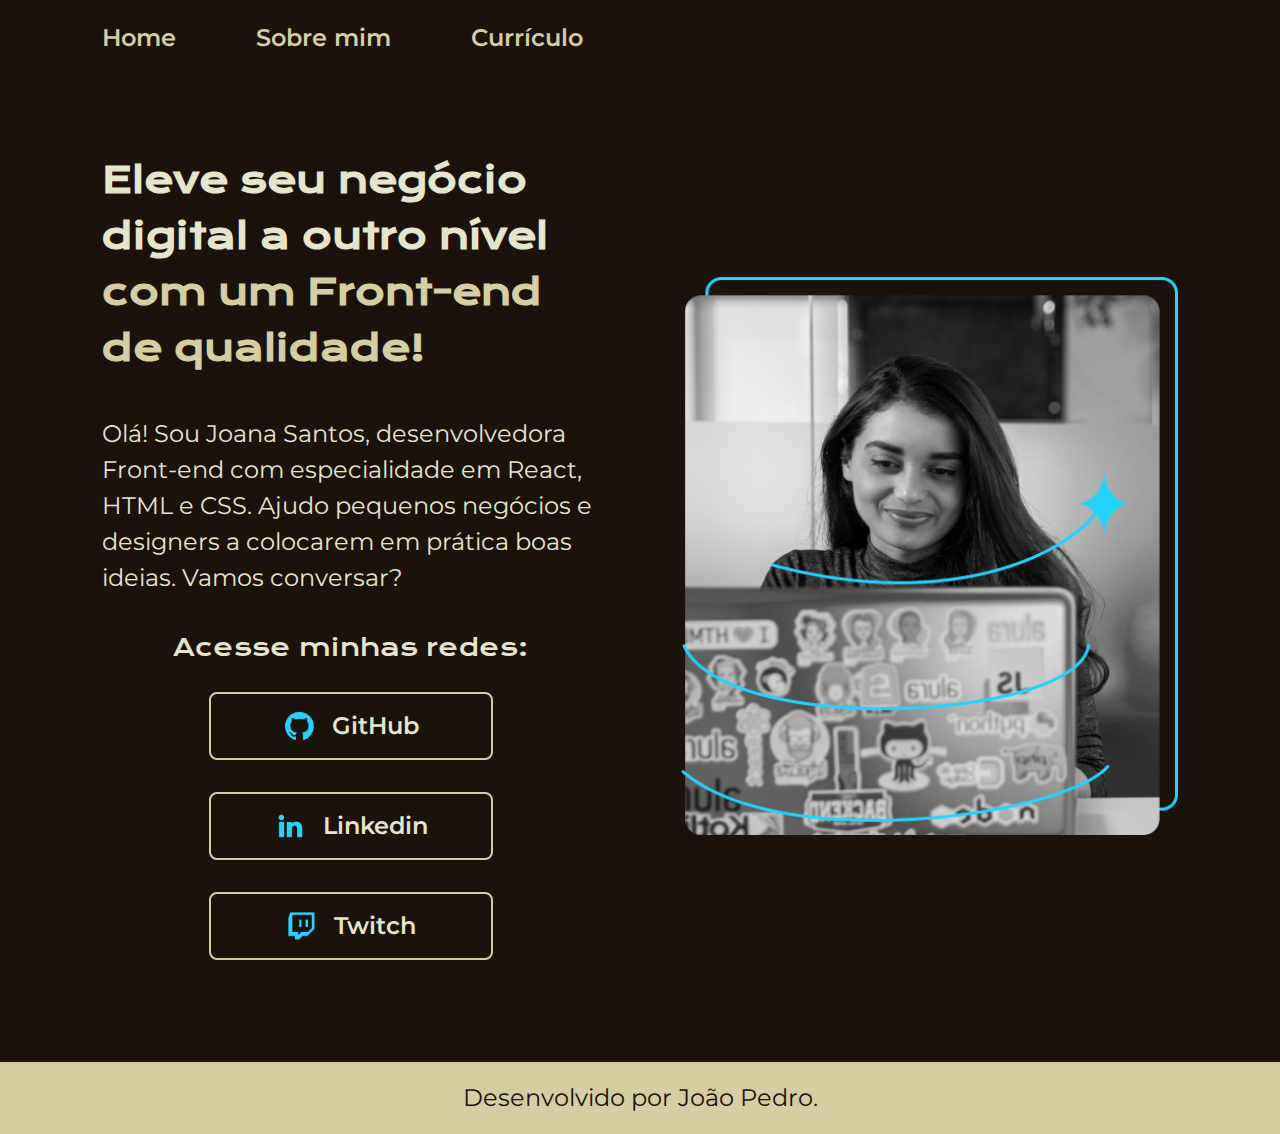
<file: index.html>
<!DOCTYPE html> <!--Versão do HTML utilizada-->
<html lang="pt-br"> <!--Linguagem na qual está sendo escrito o código-->
    <head>
        <meta charset="utf-8"> <!--"Dicionário" de caracteres utilizado nesse projeto-->
        <meta http-equiv="X-UA-Compatible" content="IE=edge"> <!--Versão mais recente do Internet Edge-->
        <meta name="viewport" content="width=device-width, initial-scale=1"> <!--Serve para determinar a escala que a página irá abrir-->
        <link rel="stylesheet" href="./styles/reset.css">
        <link rel="stylesheet" href="./styles/style.css">
        <title>Estudando HTML 5</title> <!--Título da PÁGINA-->
    </head>
    <body>
        <header class="cabecalho">
            <nav class="cabecalho__menu">
                <a class="cabecalho__menu__link" href="index.html">Home</a>
                <a class="cabecalho__menu__link" href="about.html">Sobre mim</a>
                <a class="cabecalho__menu__link" href="curriculo.html">Currículo</a>
            </nav>
        </header>
        <main class="apresentacao"> 
            <section class="apresentacao__conteudo">
                <h1 class="apresentacao__conteudo__titulo">Eleve seu negócio digital a outro nível <strong class="titulo-destaque">com um Front-end de qualidade!</strong></h1> 
                <p class="apresentacao__conteudo__texto">Olá! Sou Joana Santos, desenvolvedora Front-end com especialidade em React, HTML e CSS. Ajudo pequenos negócios e    designers a colocarem em prática boas ideias. Vamos conversar?</p>
                <div class="apresentacao__links">
                    <h2 class="apresentacao__links__titulo">Acesse minhas redes:</h2>
                    <a class="apresentacao__botao" href="https://github.com/">
                        <img src="./assetss/github.png" alt="Ícone do GitHub">
                        GitHub
                    </a>
                    <a class="apresentacao__botao" href="https://br.linkedin.com/">
                        <img src="./assetss/linkedin.png" alt="Ícone do Linkedin">
                        Linkedin
                    </a>
                    <a class="apresentacao__botao" href="https://www.twitch.tv/">
                        <img src="./assetss/twitch.png" alt="Ícone da Twitch">
                        Twitch
                    </a>
                </div>
            </section>
            <img class="apresentacao__imagem" src="./assetss/Imagem.png" alt="Uma foto da Joana">
        </main>
        <footer class="rodape">
            <p>Desenvolvido por João Pedro.</p>
        </footer>
    </body>
</html>
</file>
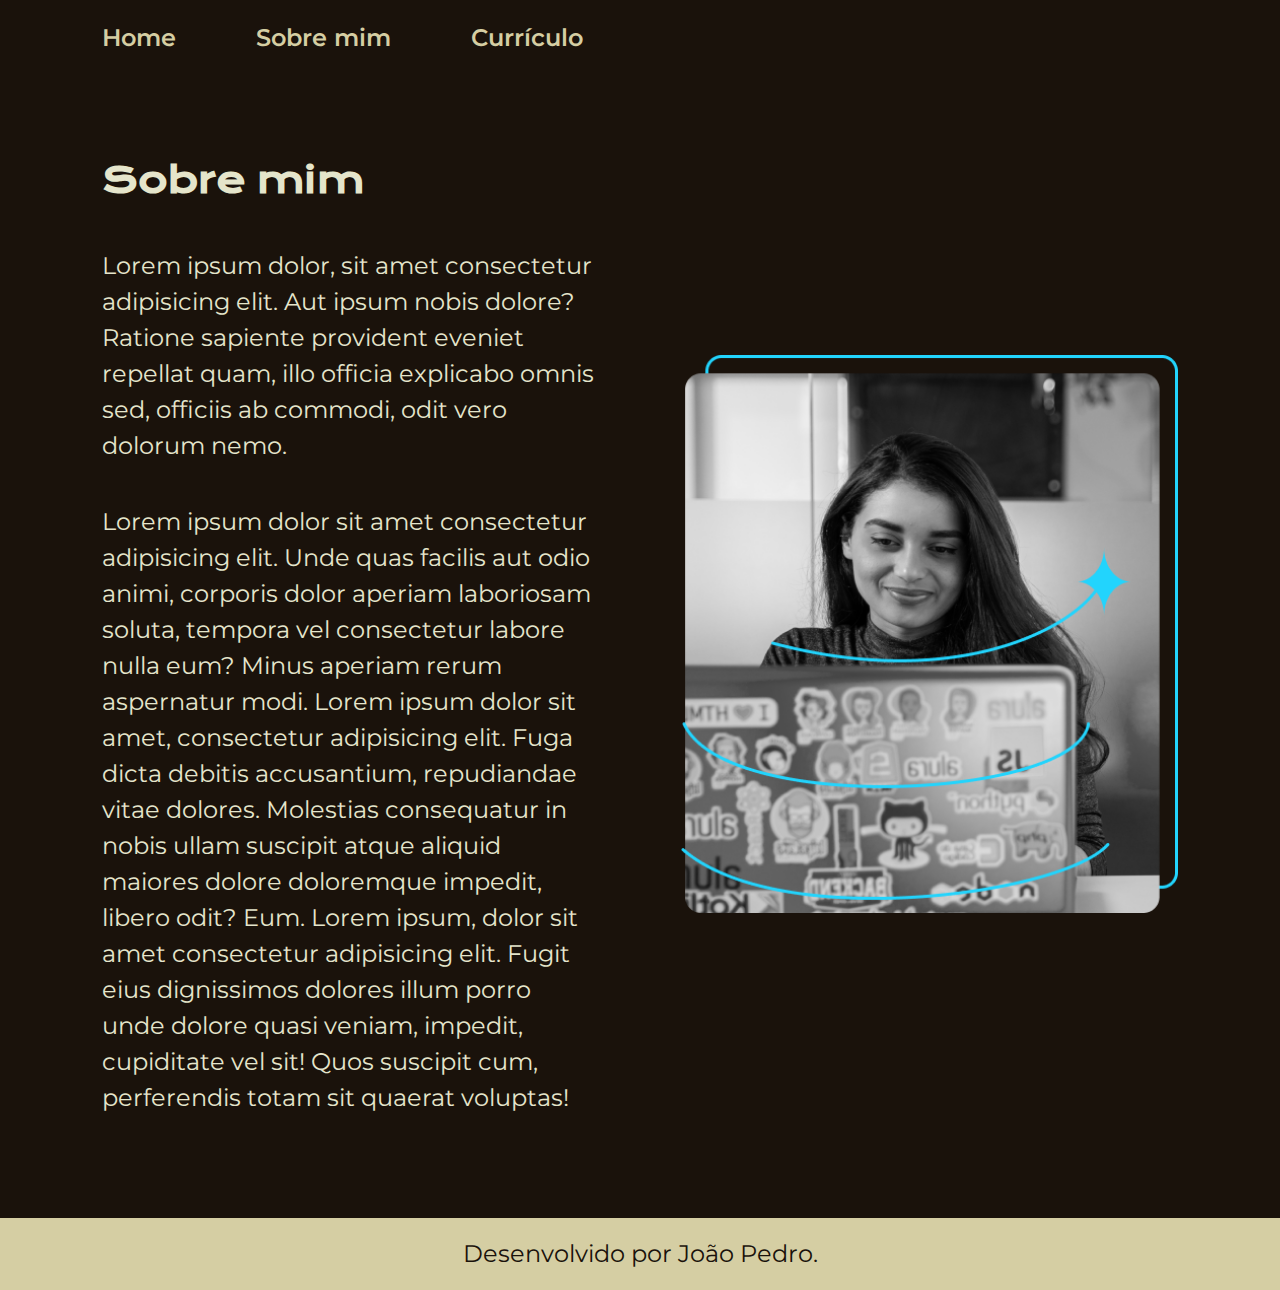
<file: about.html>
<!DOCTYPE html>
<html lang="pt-br">
<head>
    <meta charset="UTF-8">
    <meta http-equiv="X-UA-Compatible" content="IE=edge">
    <meta name="viewport" content="width=device-width, initial-scale=1.0">
    <link rel="stylesheet" href="/styles/reset.css">
    <link rel="stylesheet" href="./styles/style.css">
    <title>Sobre mim</title>
</head>
<body>
    <header class="cabecalho">
        <nav class="cabecalho__menu">
            <a class="cabecalho__menu__link" href="index.html">Home</a>
            <a class="cabecalho__menu__link" href="about.html">Sobre mim</a>
            <a class="cabecalho__menu__link" href="curriculo.html">Currículo</a>
        </nav>
    </header>
    <main class="apresentacao">
        <section class="apresentacao__conteudo">
            <h1 class="apresentacao__conteudo__titulo">Sobre mim</h1>
            <p class="apresentacao__conteudo__texto">Lorem ipsum dolor, sit amet consectetur adipisicing elit. Aut ipsum nobis dolore? Ratione sapiente provident eveniet repellat quam, illo officia explicabo omnis sed, officiis ab commodi, odit vero dolorum nemo.</p>
            <p class="apresentacao__conteudo__texto">Lorem ipsum dolor sit amet consectetur adipisicing elit. Unde quas facilis aut odio animi, corporis dolor aperiam laboriosam soluta, tempora vel consectetur labore nulla eum? Minus aperiam rerum aspernatur modi. Lorem ipsum dolor sit amet, consectetur adipisicing elit. Fuga dicta debitis accusantium, repudiandae vitae dolores. Molestias consequatur in nobis ullam suscipit atque aliquid maiores dolore doloremque impedit, libero odit? Eum. Lorem ipsum, dolor sit amet consectetur adipisicing elit. Fugit eius dignissimos dolores illum porro unde dolore quasi veniam, impedit, cupiditate vel sit! Quos suscipit cum, perferendis totam sit quaerat voluptas!</p>
        </section>
        <img class="apresentacao__imagem" src="./assetss/Imagem.png" alt="Foto da Joana">
    </main>
    <footer class="rodape">
        <p>Desenvolvido por João Pedro.</p>
    </footer>
    
</body>
</html>
</file>
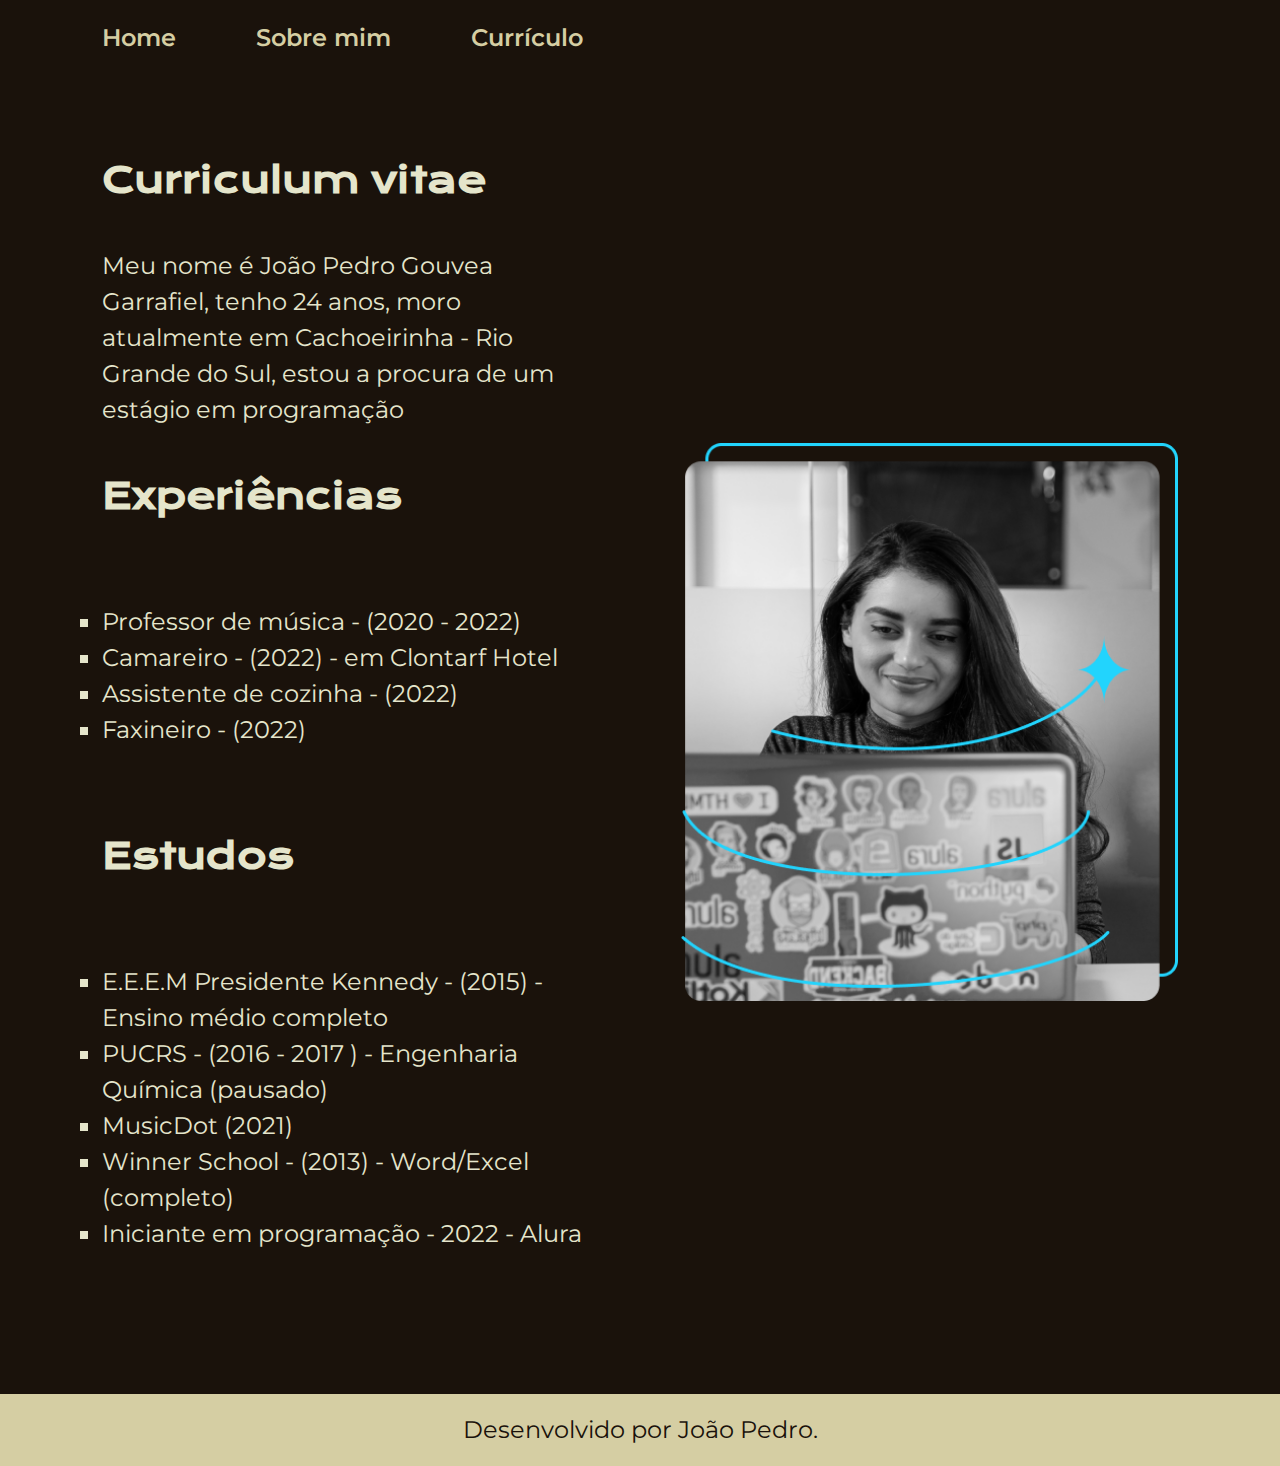
<file: curriculo.html>
<!DOCTYPE html>
<html lang="pt-br">
<head>
    <meta charset="UTF-8">
    <meta http-equiv="X-UA-Compatible" content="IE=edge">
    <meta name="viewport" content="width=device-width, initial-scale=1.0">
    <link rel="stylesheet" href="./styles/reset.css">
    <link rel="stylesheet" href="./styles/style.css">
    <title>Currículo</title>
</head>
<body>
    <header class="cabecalho">
        <nav class="cabecalho__menu">
            <a class="cabecalho__menu__link" href="index.html">Home</a>
            <a class="cabecalho__menu__link" href="about.html">Sobre mim</a>
            <a class="cabecalho__menu__link" href="curriculo.html">Currículo</a>
        </nav>
    </header>
    <main class="apresentacao">
        <section class="apresentacao__conteudo">
        <h1 class="apresentacao__conteudo__titulo">Curriculum vitae</h1>
        <p class="apresentacao__conteudo__texto">Meu nome é João Pedro Gouvea Garrafiel, tenho 24 anos, moro atualmente em Cachoeirinha - Rio Grande do Sul, estou a procura de um estágio em programação</p>
        <h2 class="apresentacao__conteudo__titulo">Experiências</h2>
        <p class="apresentacao__conteudo__texto">
            <ul class="apresentacao__conteudo__texto">
                <li>Professor de música - (2020 - 2022)</li>
                <li>Camareiro - (2022) - em Clontarf Hotel</li>
                <li>Assistente de cozinha - (2022)</li>
                <li>Faxineiro - (2022)</li>
            </ul>
        </p>
        <h2 class="apresentacao__conteudo__titulo">Estudos</h2>
        <p class="apresentacao__conteudo__texto">
            <ul class="apresentacao__conteudo__texto">    
                <li>E.E.E.M Presidente Kennedy - (2015) - Ensino médio completo</li>
                <li>PUCRS - (2016 - 2017 ) - Engenharia Química (pausado)</li>
                <li>MusicDot (2021)</li>
                <li>Winner School - (2013) - Word/Excel (completo)</li>
                <li>Iniciante em programação - 2022 - Alura</li>
            </ul>
        </p>
        </section>
        <img class="apresentacao__imagem" src="./assetss/Imagem.png" alt="Foto da Joana">
    </main>
    <footer class="rodape">
        <p>Desenvolvido por João Pedro.</p>
    </footer>
    
</body>
</html>
</file>
<file: styles/style.css>
@import url('https://fonts.googleapis.com/css2?family=Krona+One&family=Montserrat:wght@400;600&display=swap');

:root {
    --cor-primaria: #1A120B;
    --cor-secundaria: #E5E5CB;
    --cor-terciaria: #D5CEA3;
    --cor-hover: #3C2A21;

    --fonte-primaria: 'Krona One', sans-serif;
    --fonte-secundaria: 'Montserrat' , sans-serif;
}

body {
    box-sizing: border-box;
    background-color: var(--cor-primaria);
    color: var(--cor-secundaria);
}
.cabecalho {
    padding: 2% 0% 0% 8%;
}
.cabecalho__menu {
    display: flex;
    gap: 5rem;
}

.cabecalho__menu__link {
    font-family: var(--fonte-secundaria);
    font-size: 1.5rem;
    color: var(--cor-terciaria);
    text-decoration: none;
    font-weight: 600;
}
.cabecalho__menu__link:hover {
    color: var(--cor-hover);
    transition: 0.2s;
}
.apresentacao {
   padding: 8%;
    display: flex;
    align-items: center;
    justify-content: space-between;
    gap: 82px;
}
.apresentacao__conteudo{
    width: 50%;
    display: flex;
    flex-direction: column;
    gap: 2.5rem;
}
.apresentacao__conteudo__titulo{
    font-size: 2.25rem;
    font-family: var(--fonte-primaria);
    line-height: 3.5rem;
}
.titulo-destaque {
    color: var(--cor-terciaria);
}
.apresentacao__conteudo__texto{
    font-size: 1.5rem;
    font-family: var(--fonte-secundaria);
    line-height: 2.25rem;
}
.apresentacao__links {
    display: flex;
    justify-content: space-between;
    flex-direction: column;
    align-items: center;
    gap: 2rem;
}
.apresentacao__links__titulo {
    font-family: var(--fonte-primaria);
    font-size: 1.5rem;
    font-weight: 400;
}
.apresentacao__botao { 
    display: flex;
    justify-content: center;
    align-items: center;
    color: var(--cor-secundaria);
    width: 50%;
    border: var(--cor-terciaria) solid 2px;
    text-align: center;
    border-radius: 8px;
    font-size: 1.5rem;
    padding: 1rem;
    text-decoration: none;
    font-family: var(--fonte-secundaria);
    font-weight: 600;
    gap: 1rem;
}
.apresentacao__botao:hover {
    background-color: var(--cor-hover);
}
.apresentacao__imagem {
    width: 50%;
}
.rodape {
    background-color: var(--cor-terciaria);
    color: var(--cor-primaria);
    padding: 1.5rem;
    text-align: center;
    font-family: var(--fonte-secundaria);
    font-size: 1.5rem;
    font-weight: 400;
}
li {
    list-style-type: square;
}

@media (max-width: 1000px) {
    .cabecalho {
        padding: 10%;
    }
    .cabecalho__menu {
        justify-content: center;
    }
    .apresentacao {
        flex-direction: column-reverse;
        padding: 5%;
    }
    .apresentacao__conteudo {
        width: auto;
    }

}
</file>
